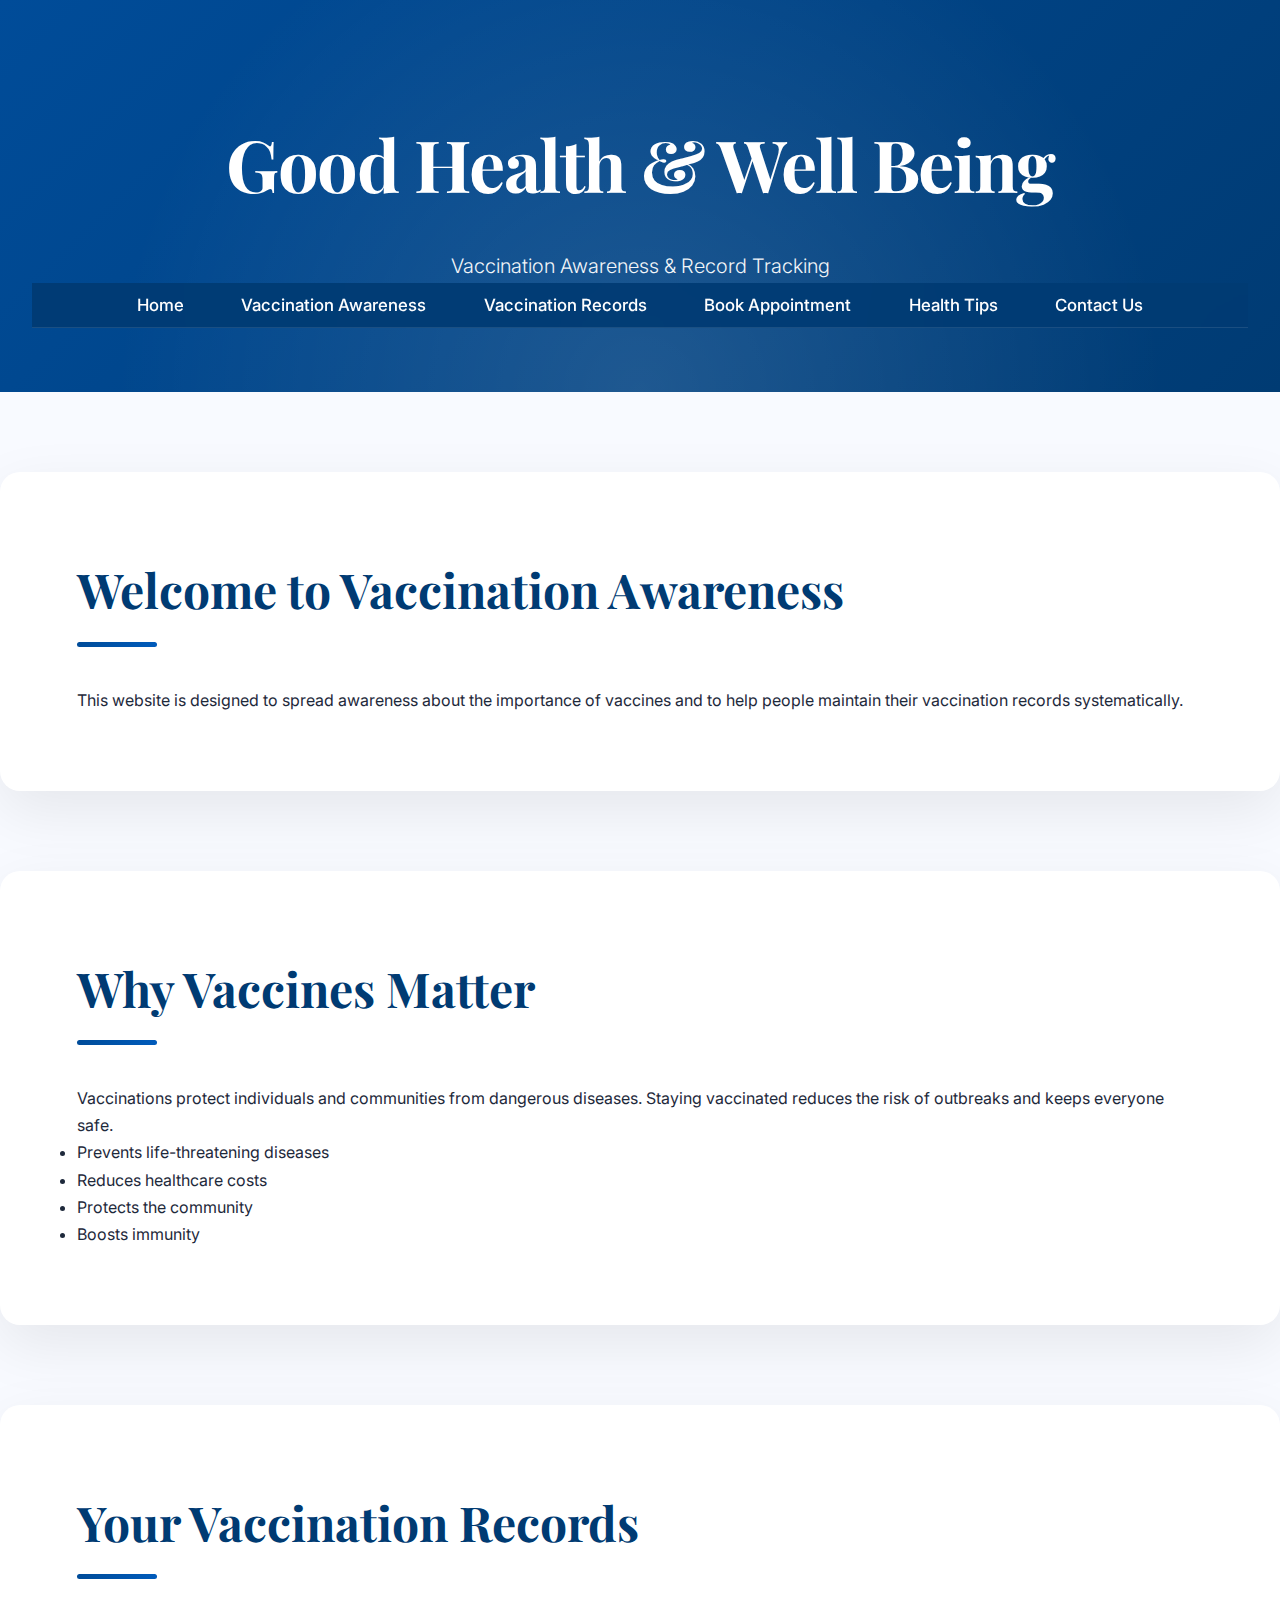
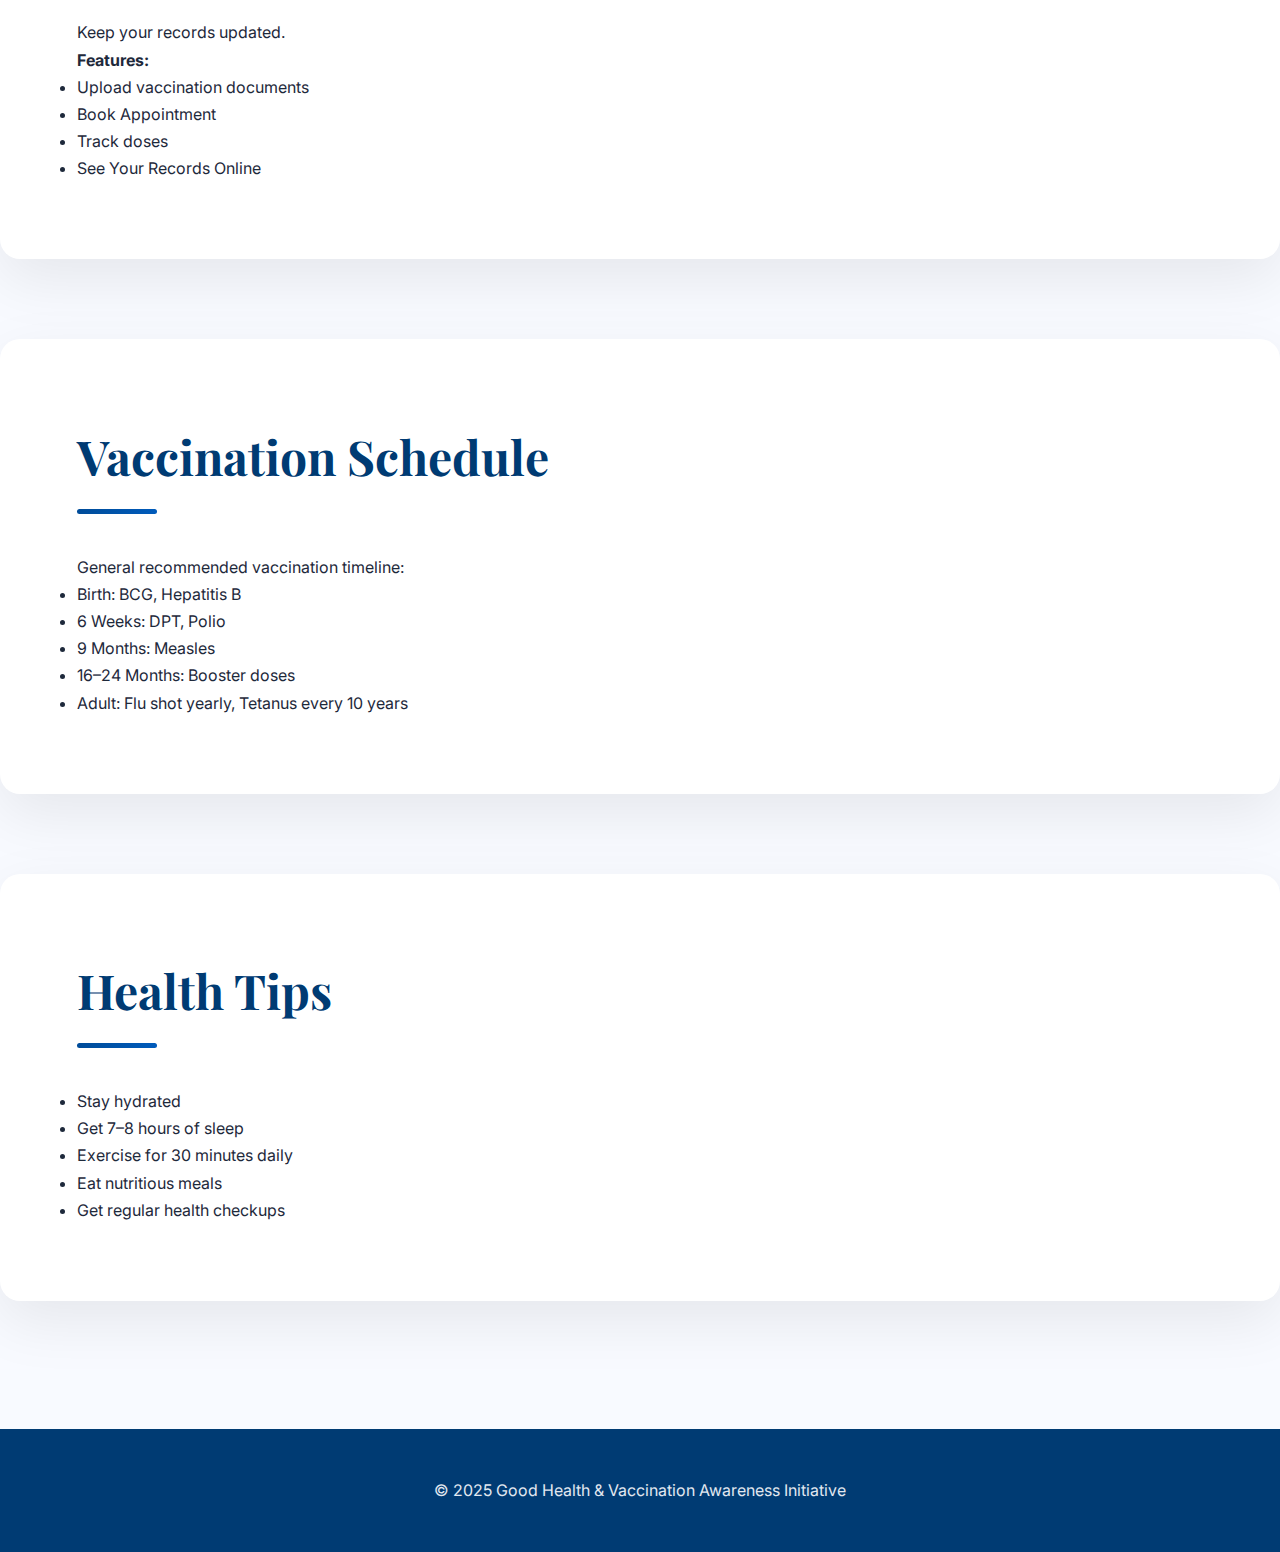
<file: index.html>
<!DOCTYPE html>
<html lang="en">
<head>
  <meta charset="UTF-8">
  <meta name="viewport" content="width=device-width, initial-scale=1.0">
  <title>Good Health & Well Being - Vaccination Awareness</title>
  <link href="https://fonts.googleapis.com/css2?family=Roboto:wght@400;700&display=swap" rel="stylesheet">
  <link rel="stylesheet" href="style.css">
</head>
<body>

<header class="headall">
  <h1>Good Health & Well Being</h1>
  <p>Vaccination Awareness & Record Tracking</p>
  <nav>
    <ul>
  <li><a href="index.html">Home</a></li>
  <li><a href="aware.html">Vaccination Awareness</a></li>
  <li><a href="records.html">Vaccination Records</a></li>
  <li><a href="appointment.html">Book Appointment</a></li>
  <li><a href="heathtips.html">Health Tips</a></li>
  <li><a href="contactus.html">Contact Us</a></li>
    </ul>
</nav>
</header>



<section id="home">
  <h2>Welcome to Vaccination Awareness</h2>
  <p>This website is designed to spread awareness about the importance of vaccines and to help people maintain their vaccination records systematically.</p>
</section>

<section id="awareness">
  <h2>Why Vaccines Matter</h2>
  <p>Vaccinations protect individuals and communities from dangerous diseases. Staying vaccinated reduces the risk of outbreaks and keeps everyone safe.</p>
  <ul>
    <li>Prevents life-threatening diseases</li>
    <li>Reduces healthcare costs</li>
    <li>Protects the community</li>
    <li>Boosts immunity</li>
  </ul>
</section>

<section id="records">
  <h2>Your Vaccination Records</h2>
  <p>Keep your records updated.</p>
  <p><strong>Features:</strong></p>
  <ul>
    <li>Upload vaccination documents</li>
    <li>Book Appointment</li>
    <li>Track doses</li>
    <li>See Your Records Online</li>
  </ul>
</section>

<section id="schedule">
  <h2>Vaccination Schedule</h2>
  <p>General recommended vaccination timeline:</p>
  <ul>
    <li>Birth: BCG, Hepatitis B</li>
    <li>6 Weeks: DPT, Polio</li>
    <li>9 Months: Measles</li>
    <li>16–24 Months: Booster doses</li>
    <li>Adult: Flu shot yearly, Tetanus every 10 years</li>
  </ul>
</section>

<section id="tips">
  <h2>Health Tips</h2>
  <ul>
    <li>Stay hydrated</li>
    <li>Get 7–8 hours of sleep</li>
    <li>Exercise for 30 minutes daily</li>
    <li>Eat nutritious meals</li>
    <li>Get regular health checkups</li>
  </ul>
</section>

<footer>
  <p>© 2025 Good Health & Vaccination Awareness Initiative</p>
</footer>

</body>
</html>
</file>
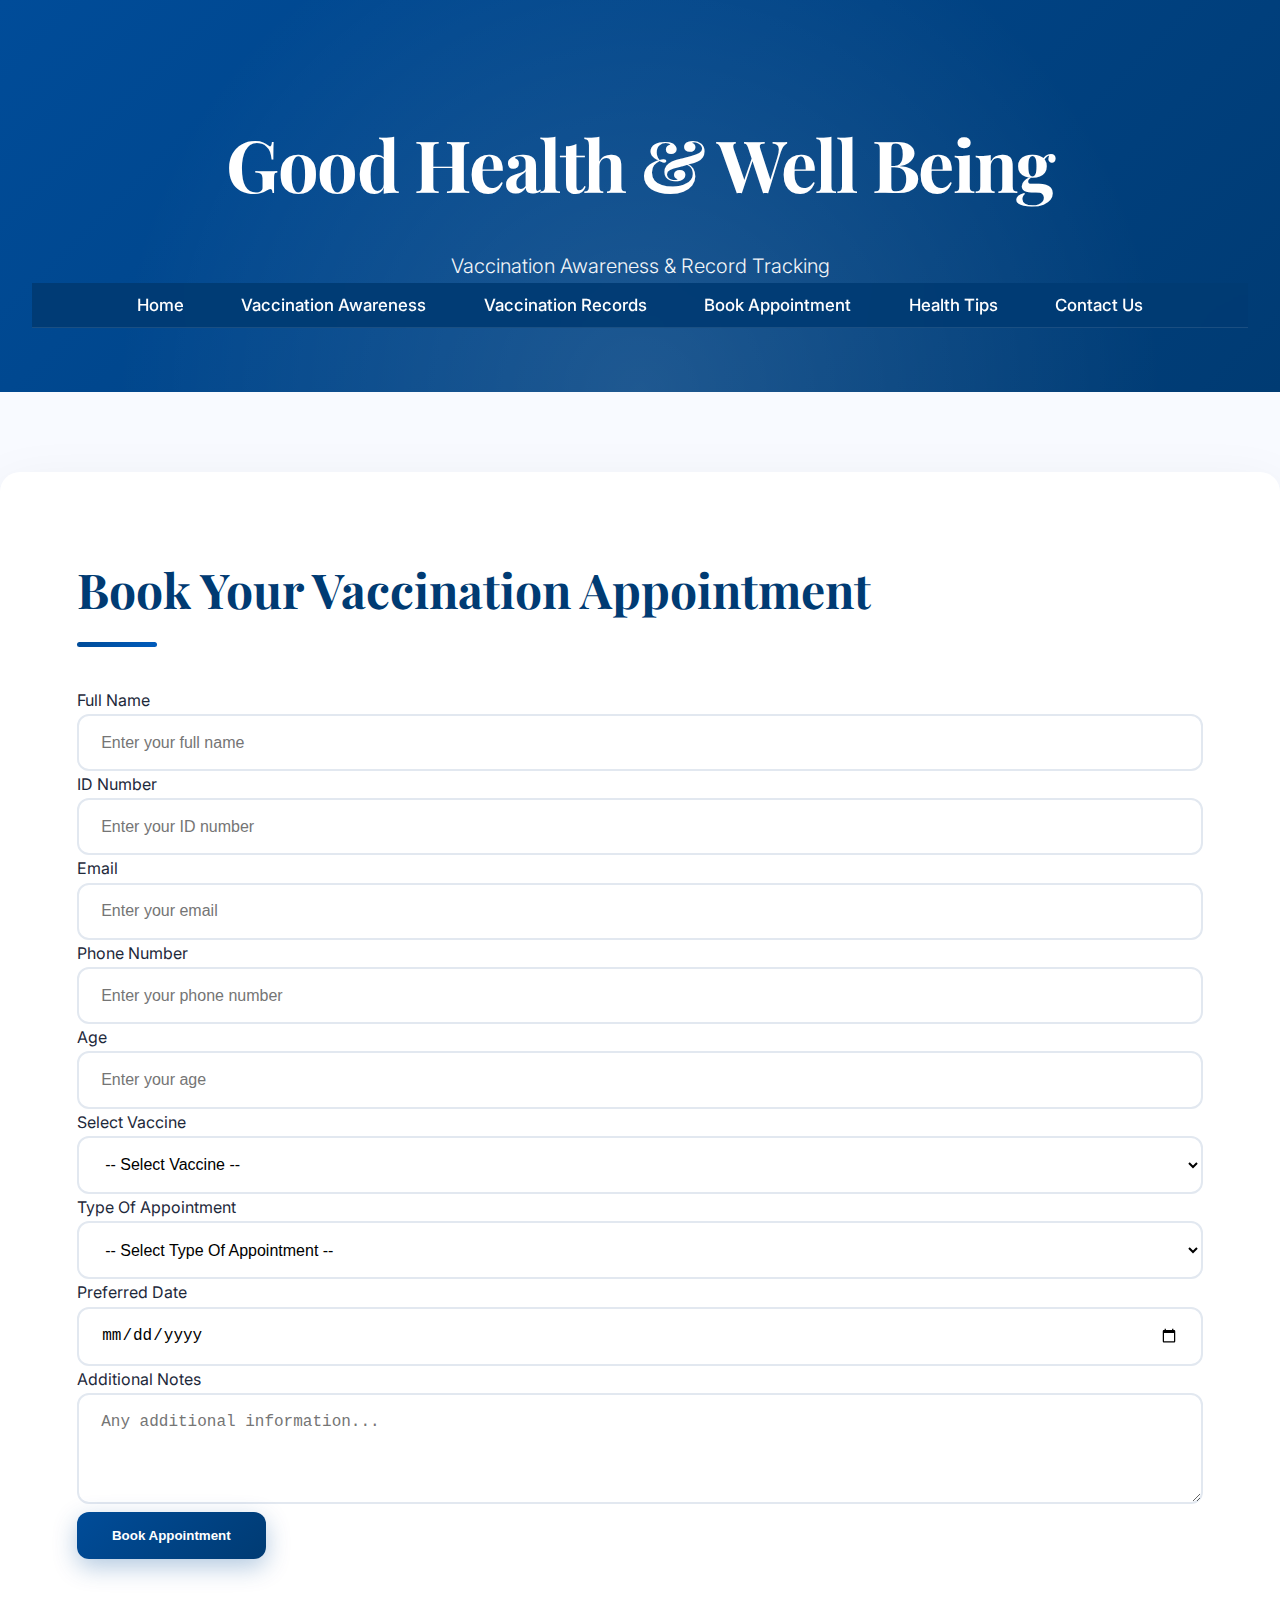
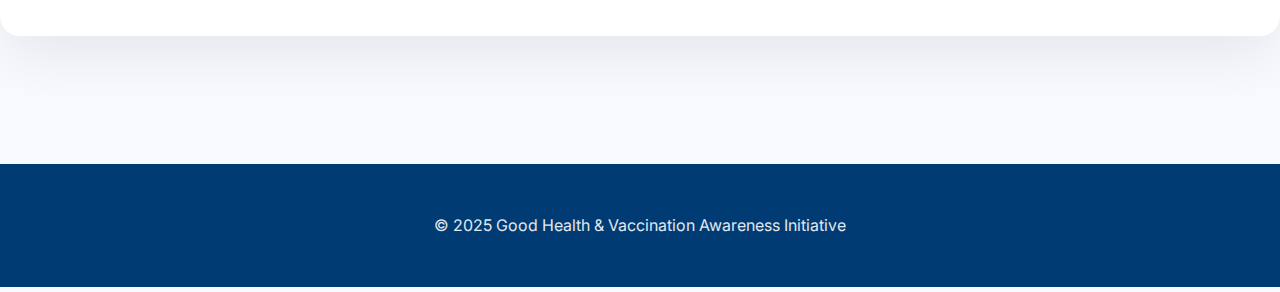
<file: appointment.html>
<!DOCTYPE html>
<html lang="en">
<head>
<meta charset="UTF-8">
<meta name="viewport" content="width=device-width, initial-scale=1.0">

<title>Vaccination Appointment</title>
<link rel="stylesheet" href="style.css">
</head>
<body>

<header class="headall">
  <h1>Good Health & Well Being</h1>
  <p>Vaccination Awareness & Record Tracking</p>
  <nav>
    <ul>
  <li><a href="index.html">Home</a></li>
  <li><a href="aware.html">Vaccination Awareness</a></li>
  <li><a href="records.html">Vaccination Records</a></li>
  <li><a href="appointment.html">Book Appointment</a></li>
  <li><a href="heathtips.html">Health Tips</a></li>
  <li><a href="contactus.html">Contact Us</a></li>
    </ul>
</nav>
</header>

<div class="form-container">
<h2>Book Your Vaccination Appointment</h2>

<form id="appointmentForm">

<label>Full Name</label>
<input type="text" placeholder="Enter your full name" required id="name">

<label>ID Number</label>
<input type="id" placeholder="Enter your ID number" required id="id">

<label>Email</label>
<input type="email" placeholder="Enter your email" required id="email">

<label>Phone Number</label>
<input type="tel" placeholder="Enter your phone number" required id="phone">

<label>Age</label>
<input type="number" placeholder="Enter your age" required id="age">

<label>Select Vaccine</label>
<select required id="vaccine">
<option value="">-- Select Vaccine --</option>
<option>COVID-19</option>
<option>Hepatitis B</option>
<option>Polio</option>
<option>MMR</option>
<option>Tetanus</option>
</select>

<label>Type Of Appointment</label>
<select required id="typeappoint">
<option value="">-- Select Type Of Appointment --</option>
<option>1st Appointment</option>
<option>Follow Up Appointment</option>
</select>

<label>Preferred Date</label>
<input type="date" required id="date">

<label>Additional Notes</label>
<textarea rows="4" placeholder="Any additional information..." id="notes"></textarea>

<button type="submit">Book Appointment</button>
</form>
</div>

<footer>
<p>© 2025 Good Health & Vaccination Awareness Initiative</p>
</footer>

<script>
document.getElementById("appointmentForm").addEventListener("submit", function(e){
    e.preventDefault();

    let data = {
        name: document.getElementById("name").value,
        email: document.getElementById("email").value,
        phone: document.getElementById("phone").value,
        age: document.getElementById("age").value,  
        vaccine: document.getElementById("vaccine").value,
        date: document.getElementById("date").value,
        id: document.getElementById("id").value,
        typeofappointment : document.getElementById("typeappoint").value,
        notes: document.getElementById("notes").value  
    };

    fetch("https://script.google.com/macros/s/AKfycbxUj3bwv6eHWysc_Nz72OwbQZSV9Spacb7CvYHVHiBDiCMHuWOOVboLQZjmRLW-190ouw/exec",{
        method: "POST",
        mode: "no-cors",
        headers: { "Content-Type": "application/json" },
        body: JSON.stringify(data)
    })
    .then(() => {
        alert("Appointment Booked Succesfully");
        document.getElementById("appointmentForm").reset();
    })
    .catch(err => {
        alert("Error: " + err);
    });
});
</script>

</body>
</html>
</file>
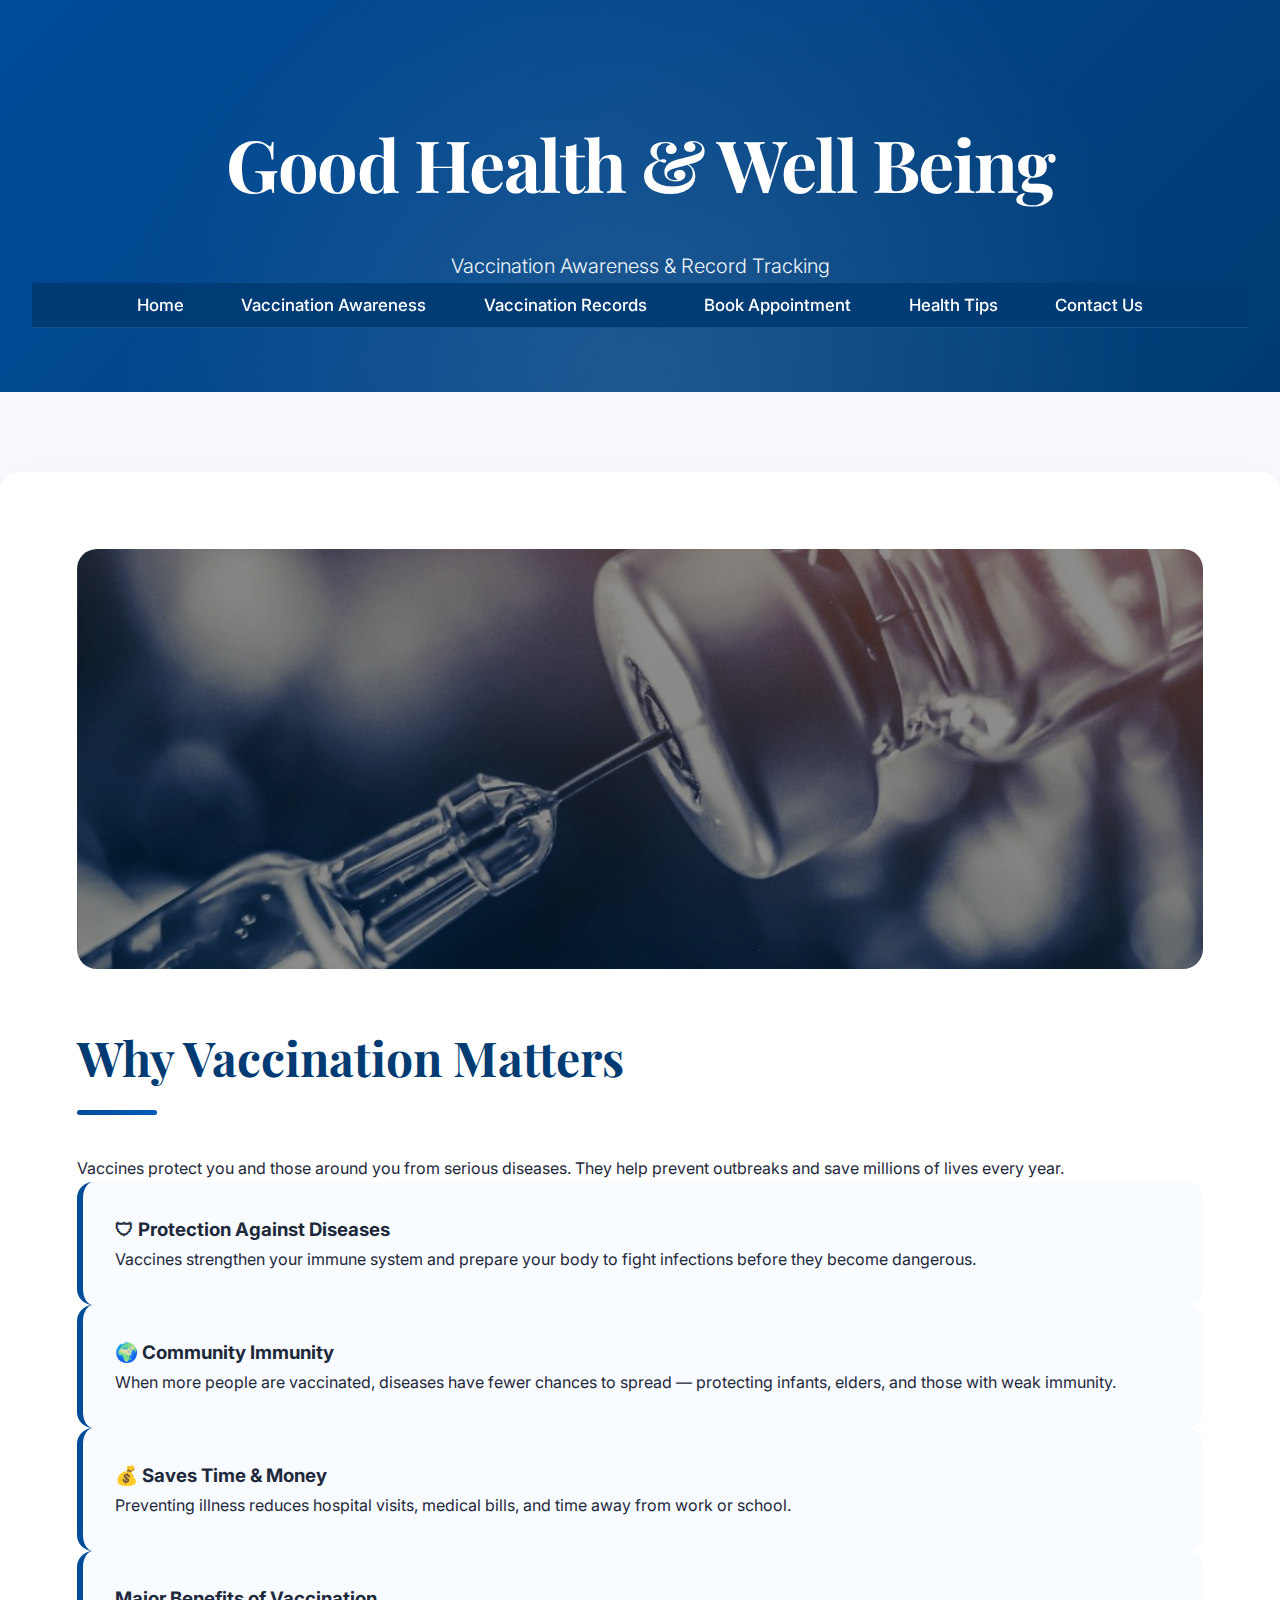
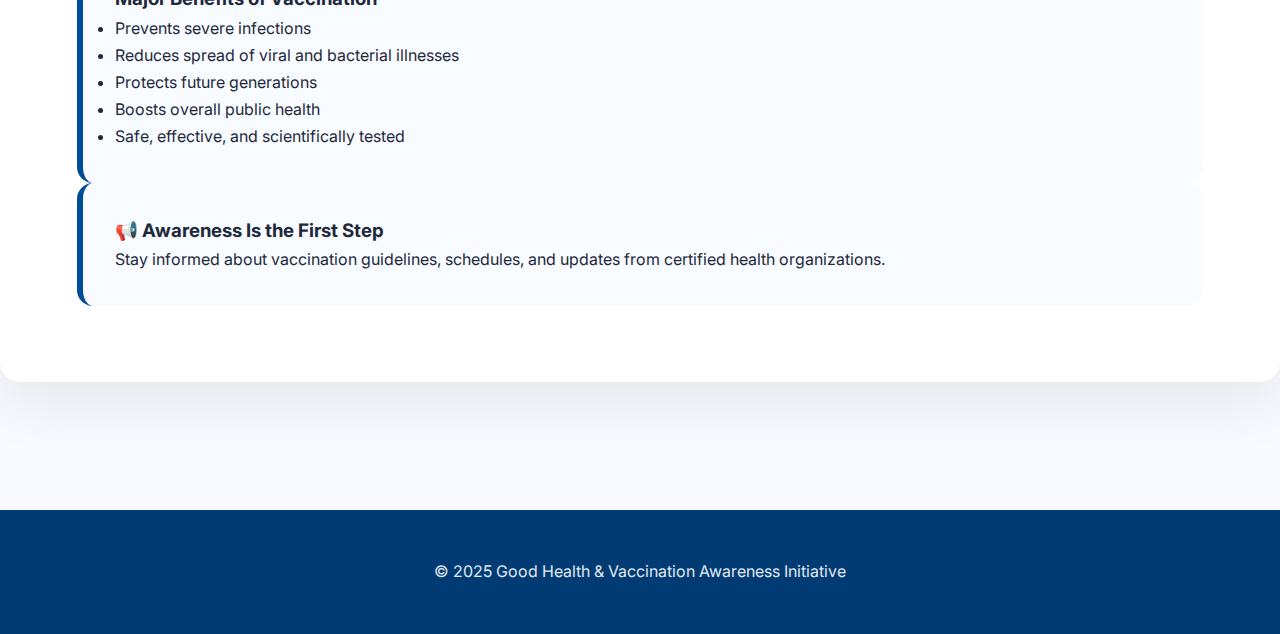
<file: aware.html>
<!DOCTYPE html>
<html lang="en">
<head>
  <meta charset="UTF-8">
  <meta name="viewport" content="width=device-width, initial-scale=1.0">
  
  <title>Vaccination Awareness</title>
  <link rel="stylesheet" href="style.css">
</head>
<body>



<header class="headall">
  <h1>Good Health & Well Being</h1>
  <p>Vaccination Awareness & Record Tracking</p>
  <nav>
    <ul>
  <li><a href="index.html">Home</a></li>
  <li><a href="aware.html">Vaccination Awareness</a></li>
  <li><a href="records.html">Vaccination Records</a></li>
  <li><a href="appointment.html">Book Appointment</a></li>
  <li><a href="heathtips.html">Health Tips</a></li>
  <li><a href="contactus.html">Contact Us</a></li>
    </ul>
</nav>
</header>

<div class="awareness-container">

  <div class="image-banner"></div>

  <h2>Why Vaccination Matters</h2>
  <p>Vaccines protect you and those around you from serious diseases. They help prevent outbreaks and save millions of lives every year.</p>

  <div class="info-box">
    <h3>🛡 Protection Against Diseases</h3>
    <p>Vaccines strengthen your immune system and prepare your body to fight infections before they become dangerous.</p>
  </div>

  <div class="info-box">
    <h3>🌍 Community Immunity</h3>
    <p>When more people are vaccinated, diseases have fewer chances to spread — protecting infants, elders, and those with weak immunity.</p>
  </div>

  <div class="info-box">
    <h3>💰 Saves Time & Money</h3>
    <p>Preventing illness reduces hospital visits, medical bills, and time away from work or school.</p>
  </div>

  <div class="benefits-list">
    <h3>Major Benefits of Vaccination</h3>
    <ul>
      <li>Prevents severe infections</li>
      <li>Reduces spread of viral and bacterial illnesses</li>
      <li>Protects future generations</li>
      <li>Boosts overall public health</li>
      <li>Safe, effective, and scientifically tested</li>
    </ul>
  </div>

  <div class="info-box">
    <h3>📢 Awareness Is the First Step</h3>
    <p>Stay informed about vaccination guidelines, schedules, and updates from certified health organizations.</p>
  </div>

</div>

<footer>
  <p>© 2025 Good Health & Vaccination Awareness Initiative</p>
</footer>

</body>
</html>
</file>
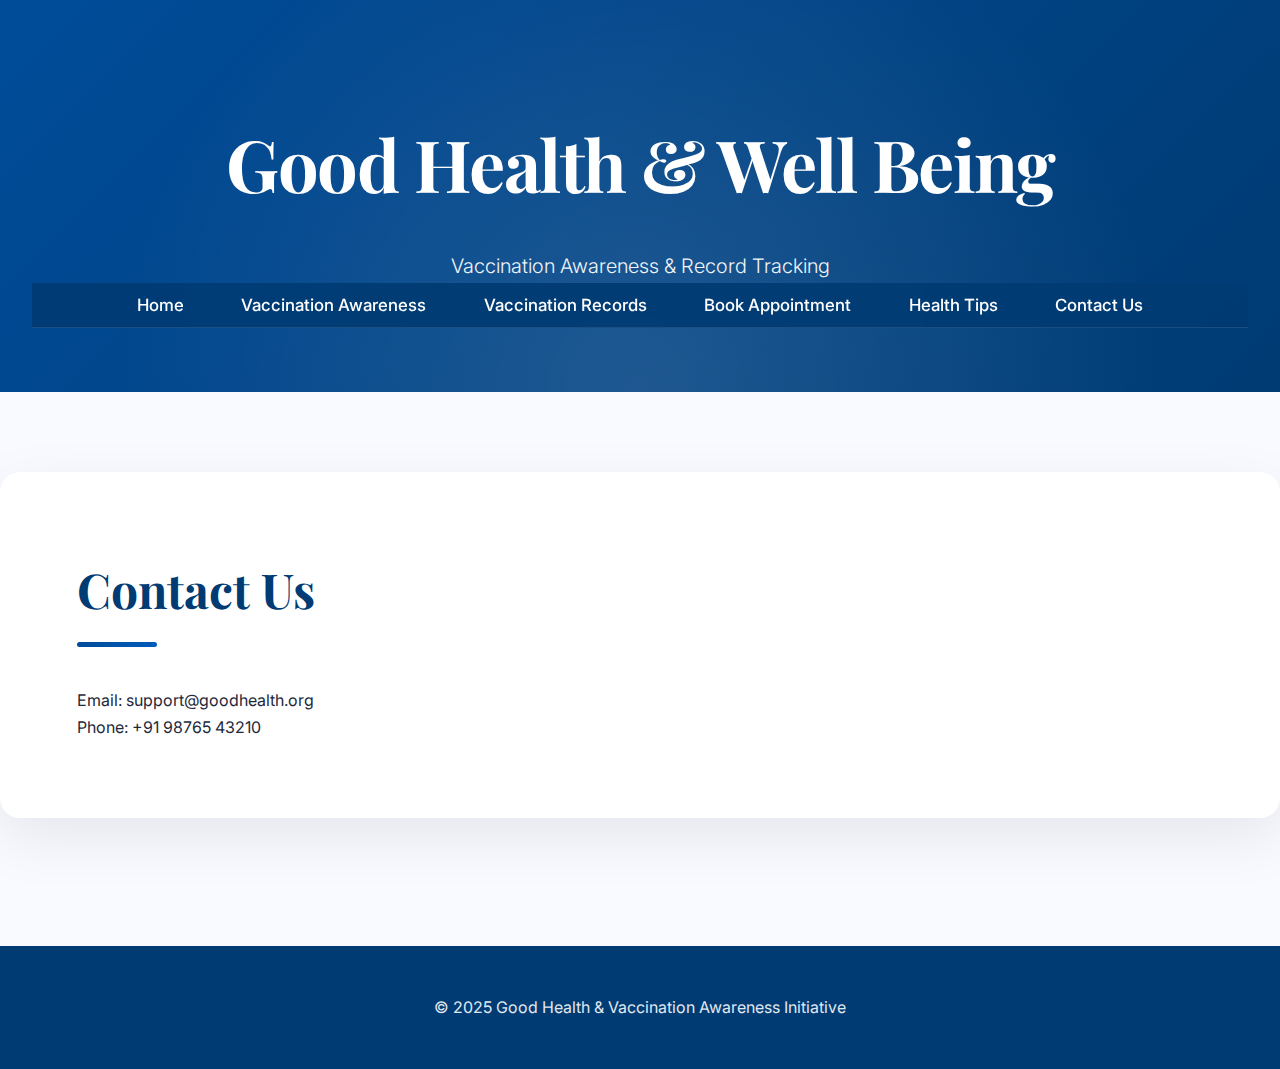
<file: contactus.html>
<!DOCTYPE html>
<html lang="en">
<head>
  <meta charset="UTF-8">
  <meta name="viewport" content="width=device-width, initial-scale=1.0">
  
  <title>Good Health & Well Being - Vaccination Awareness</title>
  <link rel="stylesheet" href="style.css">
</head>
<body>
<header class="headall">
  <h1>Good Health & Well Being</h1>
  <p>Vaccination Awareness & Record Tracking</p>
  <nav>
    <ul>
  <li><a href="index.html">Home</a></li>
  <li><a href="aware.html">Vaccination Awareness</a></li>
  <li><a href="records.html">Vaccination Records</a></li>
  <li><a href="appointment.html">Book Appointment</a></li>
  <li><a href="heathtips.html">Health Tips</a></li>
  <li><a href="contactus.html">Contact Us</a></li>
    </ul>
</nav>
</header>



<section id="contact">
  <h2>Contact Us</h2>
  <p>Email: support@goodhealth.org</p>
  <p>Phone: +91 98765 43210</p>
</section>

<footer>
  <p>© 2025 Good Health & Vaccination Awareness Initiative</p>
</footer>
</body>
</file>
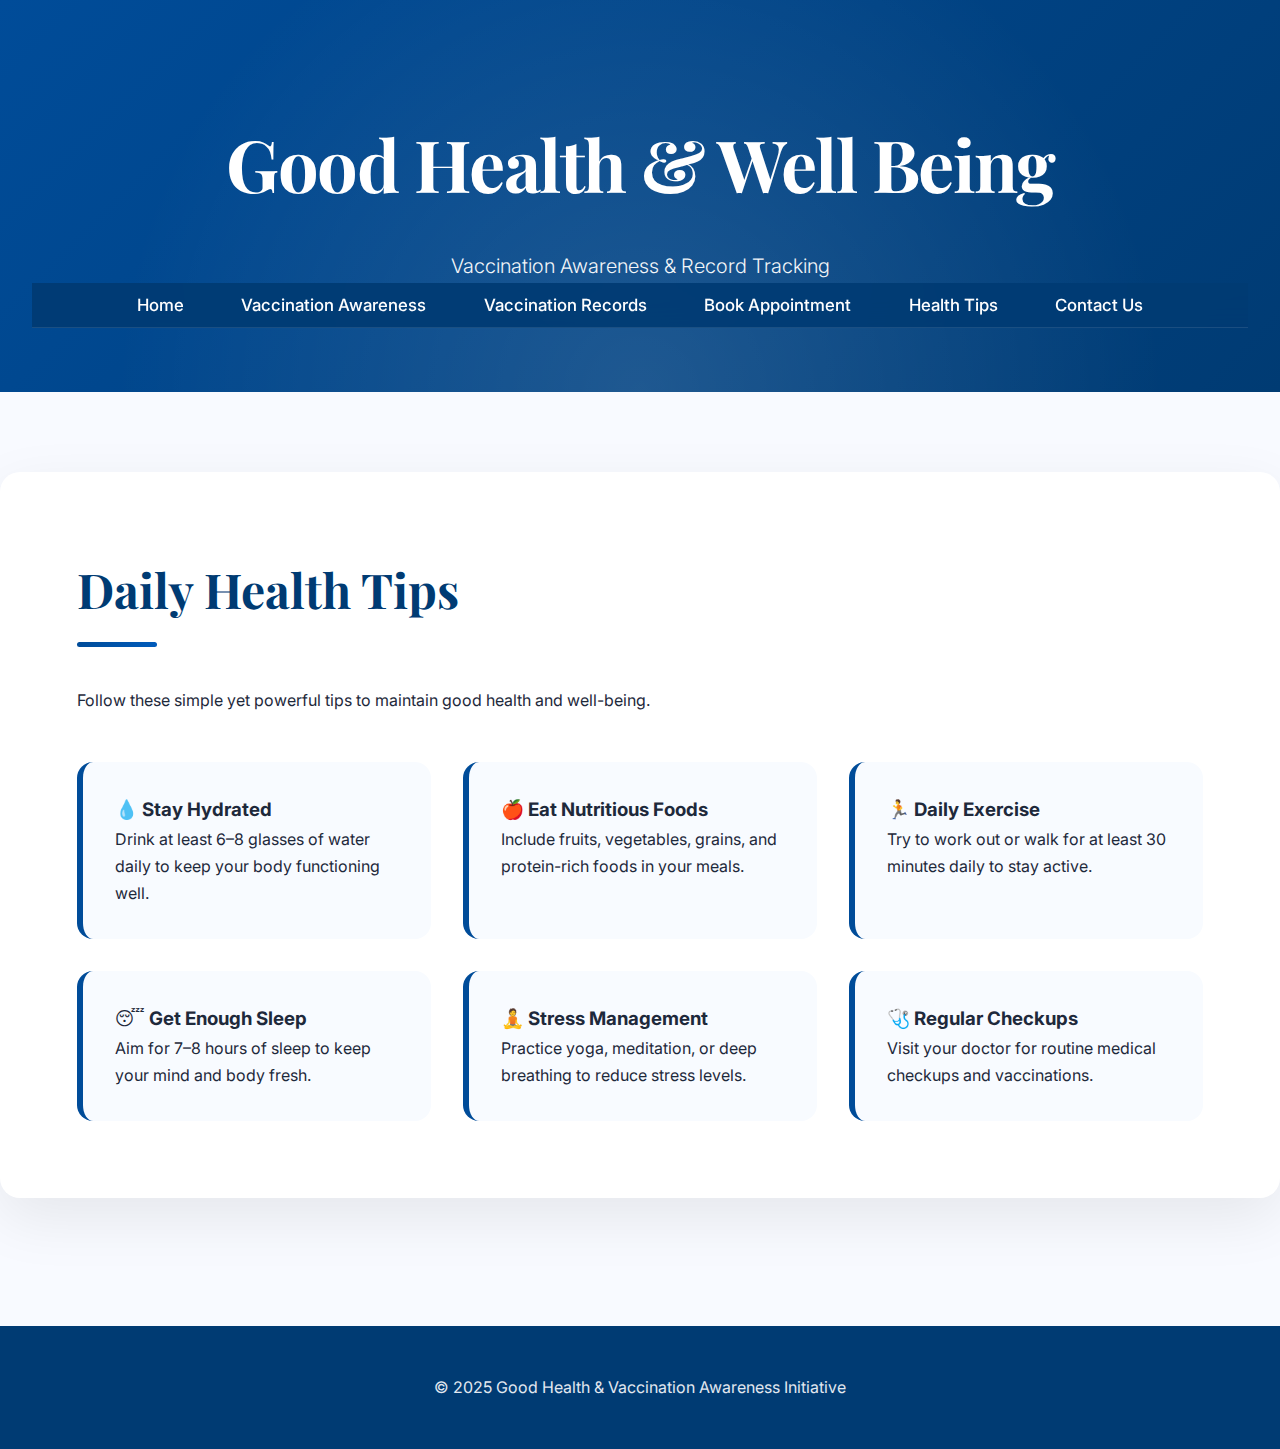
<file: heathtips.html>
<!DOCTYPE html>
<html lang="en">
<head>
  <meta charset="UTF-8">
  <meta name="viewport" content="width=device-width, initial-scale=1.0">
  
  <title>Health Tips</title>
  <link rel="stylesheet" href="style.css">
</head>
<body>

<header class="headall">
  <h1>Good Health & Well Being</h1>
  <p>Vaccination Awareness & Record Tracking</p>
  <nav>
    <ul>
  <li><a href="index.html">Home</a></li>
  <li><a href="aware.html">Vaccination Awareness</a></li>
  <li><a href="records.html">Vaccination Records</a></li>
  <li><a href="appointment.html">Book Appointment</a></li>
  <li><a href="heathtips.html">Health Tips</a></li>
  <li><a href="contactus.html">Contact Us</a></li>
    </ul>
</nav>
</header>


<div class="tips-container">
  <h2>Daily Health Tips</h2>
  <p>Follow these simple yet powerful tips to maintain good health and well-being.</p>

  <div class="tips-grid">

    <div class="tip-box">
      <h3>💧 Stay Hydrated</h3>
      <p>Drink at least 6–8 glasses of water daily to keep your body functioning well.</p>
    </div>

    <div class="tip-box">
      <h3>🍎 Eat Nutritious Foods</h3>
      <p>Include fruits, vegetables, grains, and protein-rich foods in your meals.</p>
    </div>

    <div class="tip-box">
      <h3>🏃 Daily Exercise</h3>
      <p>Try to work out or walk for at least 30 minutes daily to stay active.</p>
    </div>

    <div class="tip-box">
      <h3>😴 Get Enough Sleep</h3>
      <p>Aim for 7–8 hours of sleep to keep your mind and body fresh.</p>
    </div>

    <div class="tip-box">
      <h3>🧘 Stress Management</h3>
      <p>Practice yoga, meditation, or deep breathing to reduce stress levels.</p>
    </div>

    <div class="tip-box">
      <h3>🩺 Regular Checkups</h3>
      <p>Visit your doctor for routine medical checkups and vaccinations.</p>
    </div>

  </div>
</div>

<footer>
  <p>© 2025 Good Health & Vaccination Awareness Initiative</p>
</footer>

</body>
</html>
</file>
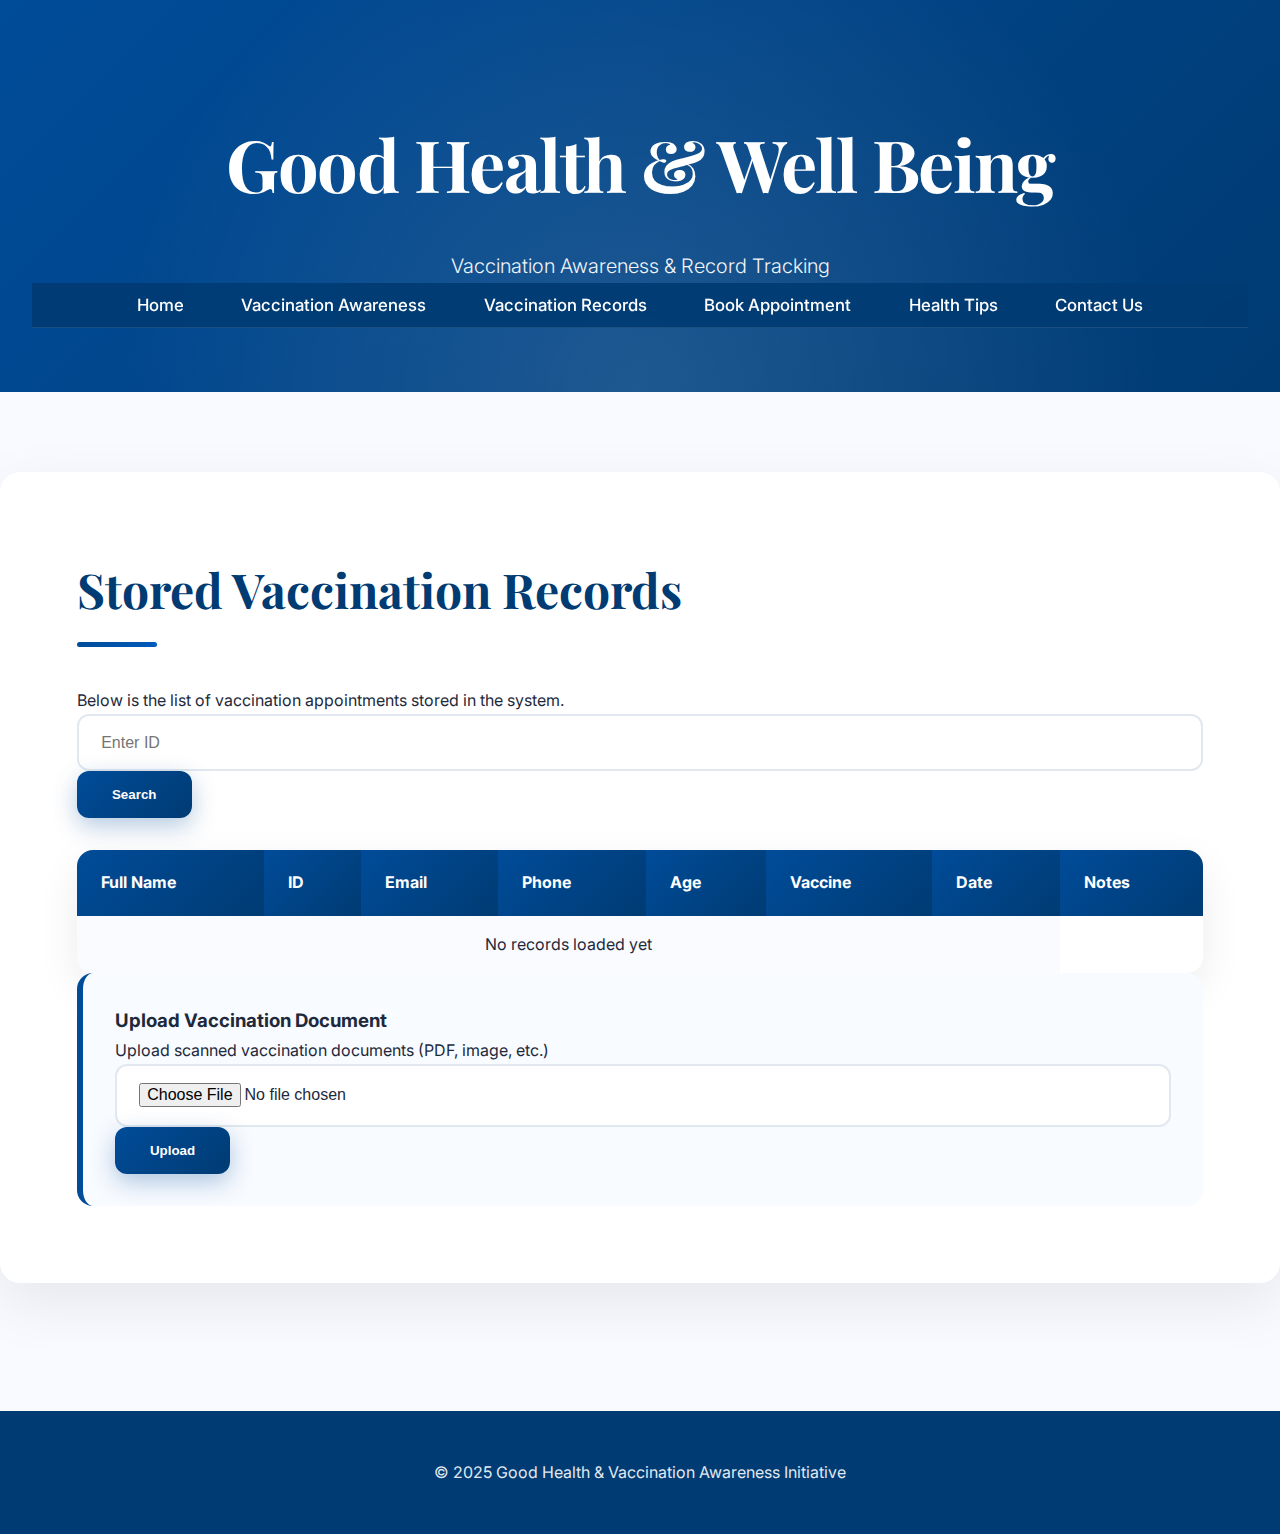
<file: records.html>
<!DOCTYPE html>
<html lang="en">
<head>
<meta charset="UTF-8">
<meta name="viewport" content="width=device-width, initial-scale=1.0">
<link href="https://fonts.googleapis.com/css2?family=Roboto:wght@400;700&display=swap" rel="stylesheet">
<title>Vaccination Records</title>
<link rel="stylesheet" href="style.css">
</head>
<body>

<header class="headall">
  <h1>Good Health & Well Being</h1>
  <p>Vaccination Awareness & Record Tracking</p>
  <nav>
    <ul>
  <li><a href="index.html">Home</a></li>
  <li><a href="aware.html">Vaccination Awareness</a></li>
  <li><a href="records.html">Vaccination Records</a></li>
  <li><a href="appointment.html">Book Appointment</a></li>
  <li><a href="heathtips.html">Health Tips</a></li>
  <li><a href="contactus.html">Contact Us</a></li>
    </ul>
</nav>
</header>

<div class="records-container">
  <h2>Stored Vaccination Records</h2>
  <p>Below is the list of vaccination appointments stored in the system.</p>

<div class="search-box">
  <input type="text" id="searchId" placeholder="Enter ID">
  <button id="searchBtn">Search</button>
</div>


  <table>
    <thead>
      <tr>
        <th>Full Name</th>
        <th>ID</th>
        <th>Email</th>
        <th>Phone</th>
        <th>Age</th>
        <th>Vaccine</th>
        <th>Date</th>
        <th>Notes</th>
      </tr>
    </thead>
    <tbody id="recordsTable">
      
      <tr>
        <td colspan="7" style="text-align:center; padding:15px;">No records loaded yet</td>
      </tr>
    </tbody>
  </table>

  <div class="upload-box">
    <h3>Upload Vaccination Document</h3>
    <p>Upload scanned vaccination documents (PDF, image, etc.)</p>
    <input type="file" accept=".pdf, .jpg, .png">
    <button>Upload</button>
  </div>
</div>

<script>
const WEB_APP_URL = "https://script.google.com/macros/s/AKfycbxCm0H4NIopeDgENsVegxX7licMdFpM5m7bnuxcxGPnhgtfiu5QK9QppQSS4klS57gM/exec";  // Replace after deploying script

let allRecords = [];

async function fetchAllRecords() {
  try {
    const res = await fetch("https://script.google.com/macros/s/AKfycbxCm0H4NIopeDgENsVegxX7licMdFpM5m7bnuxcxGPnhgtfiu5QK9QppQSS4klS57gM/exec?action=getRecords");
    allRecords = await res.json();
  } catch (err) {
    console.error("Load error:", err);
  }
}

function renderRows(rows) {
  const table = document.getElementById("recordsTable");
  table.innerHTML = "";

  if (rows.length === 0) {
    table.innerHTML = `<tr><td colspan="8" style="text-align:center;padding:15px;">No record found</td></tr>`;
    return;
  }

  rows.forEach(r => {
    const tr = document.createElement("tr");
    tr.innerHTML = `
      <td>${r.name}</td>
      <td>${r.id}</td>
      <td>${r.email}</td>
      <td>${r.phone}</td>
      <td>${r.age}</td>
      <td>${r.vaccine} ${r.vaccinationTaken === "Yes" ? "✔" : "✘"}</td>
      <td>${r.date}</td>
      <td>${r.notes}</td>
    `;
    table.appendChild(tr);
  });
}

function searchById() {
  const id = document.getElementById("searchId").value.trim();
  const result = allRecords.filter(r => String(r.id).trim() === id);
  renderRows(result);
}

function uploadDocument() {
  const id = document.getElementById("searchId").value.trim();
  const fileInput = document.getElementById("fileInput");
  const file = fileInput.files[0];

  if (!id) return alert("Enter your ID first");
  if (!file) return alert("Select a file first");

  const reader = new FileReader();
  reader.onload = async e => {
    const base64 = e.target.result.split(",")[1];

    const payload = {
      action: "uploadDocument",
      id: id,
      filename: file.name,
      mime: file.type,
      base64: base64
    };

    const res = await fetch(WEB_APP_URL, {
      method: "POST",
      headers: {"Content-Type": "application/json"},
      body: JSON.stringify(payload)
    });

    alert(await res.text());
    await fetchAllRecords();
    searchById();
  };

  reader.readAsDataURL(file);
}

window.onload = () => {
  fetchAllRecords();
  document.getElementById("searchBtn").onclick = searchById;
  document.getElementById("uploadBtn").onclick = uploadDocument;
};
</script>

<footer>
  <p>© 2025 Good Health & Vaccination Awareness Initiative</p>
</footer>

</body>
</html>
</file>
<file: style.css>
@import url('https://fonts.googleapis.com/css2?family=Inter:wght@300;400;500;600;700&family=Playfair+Display:wght@600;700&display=swap');

/* === CORE & ADVANCED SETUP === */
*, *::before, *::after { box-sizing: border-box; }
* { margin: 0; padding: 0; }

html {
  scroll-behavior: smooth;
  font-size: 100%;
}

body {
  font-family: 'Inter', system-ui, sans-serif;
  background: #f8faff;
  color: #1e293b;
  line-height: 1.7;
  font-weight: 400;
  min-height: 100dvh;
  background-attachment: fixed;
  transition: background 0.5s ease, color 0.5s ease;
}

/* === CONTAINER & SPACING SYSTEM === */
.container {
  width: min(100% - 4rem, 1280px);
  margin-inline: auto;
}

/* === HEADER === */
header {
  background: linear-gradient(135deg, #004c99 0%, #003b73 100%);
  color: #fff;
  text-align: center;
  padding: clamp(4rem, 8vw, 7rem) 2rem 4rem;
  position: relative;
  overflow: hidden;
}

header::before {
  content: '';
  position: absolute;
  inset: 0;
  background: radial-gradient(circle at 50% 100%, rgba(255,255,255,0.12) 0%, transparent 70%);
  pointer-events: none;
}

header h1 {
  font-family: 'Playfair Display', serif;
  font-size: clamp(2.8rem, 6vw, 4.5rem);
  font-weight: 700;
  letter-spacing: -1.5px;
  animation: fadeInDown 1s ease-out;
}

header p {
  font-size: 1.25rem;
  font-weight: 300;
  opacity: 0.95;
  max-width: 640px;
  margin: 1.5rem auto 0;
  animation: fadeInUp 1s ease-out 0.3s backwards;
}

/* === STICKY NAV WITH GLASS EFFECT ON SCROLL === */
nav {
  background: rgba(0, 59, 115, 0.92);
  backdrop-filter: blur(12px);
  -webkit-backdrop-filter: blur(12px);
  position: sticky;
  top: 0;
  z-index: 1000;
  border-bottom: 1px solid rgba(255,255,255,0.1);
  transition: all 0.4s cubic-bezier(0.4, 0, 0.2, 1);
}

nav.scrolled {
  background: rgba(0, 59, 115, 0.98);
  box-shadow: 0 10px 30px rgba(0,0,0,0.15);
}

nav ul {
  display: flex;
  justify-content: center;
  flex-wrap: wrap;
  list-style: none;
  padding: 0.5rem 0;
}

nav a {
  color: #fff;
  text-decoration: none;
  padding: 1rem 1.8rem;
  font-weight: 500;
  font-size: 1.05rem;
  position: relative;
  transition: all 0.35s ease;
}

nav a::after {
  content: '';
  position: absolute;
  bottom: 0.5rem;
  left: 50%;
  width: 0;
  height: 2px;
  background: #fff;
  transition: all 0.4s ease;
  transform: translateX(-50%);
}

nav a:hover::after { width: 50%; }
nav a:hover { transform: translateY(-2px); }

nav a.active {
  background: rgba(255,255,255,0.15);
  border-radius: 12px;
  font-weight: 600;
}

/* === SECTION & CARD BASE === */
section, .form-container, .records-container, .tips-container, .awareness-container {
  background: #ffffff;
  padding: clamp(3rem, 6vw, 5rem);
  margin: 5rem auto;
  border-radius: 20px;
  box-shadow: 0 20px 60px rgba(0,0,0,0.08);
  max-width: 1280px;
  animation: fadeInUp 0.9s ease-out;
  transition: all 0.4s cubic-bezier(0.4, 0, 0.2, 1);
}

section:hover, .form-container:hover {
  transform: translateY(-12px);
  box-shadow: 0 30px 80px rgba(0,0,0,0.14);
}

h2 {
  font-family: 'Playfair Display', serif;
  font-size: clamp(2.2rem, 5vw, 3rem);
  color: #003b73;
  margin-bottom: 2.5rem;
  position: relative;
  padding-bottom: 1rem;
}

h2::after {
  content: '';
  position: absolute;
  left: 0; bottom: 0;
  width: 80px;
  height: 5px;
  background: linear-gradient(90deg, #004c99, #005bbb);
  border-radius: 3px;
}

/* === GRID SYSTEMS === */
.grid, .tips-grid {
  display: grid;
  grid-template-columns: repeat(auto-fit, minmax(min(300px, 100%), 1fr));
  gap: 2rem;
  margin-top: 3rem;
}

/* CARDS & TIP BOXES */
.card, .tip-box, .info-box, .benefits-list, .upload-box {
  background: #f8fbff;
  padding: 2rem;
  border-radius: 16px;
  border-left: 6px solid #004c99;
  transition: all 0.5s cubic-bezier(0.34, 1.56, 0.64, 1); /* Bounce effect */
  position: relative;
  overflow: hidden;
}

.card::before, .tip-box::before {
  content: '';
  position: absolute;
  top: 0; left: 0; right: 0; bottom: 0;
  background: linear-gradient(135deg, rgba(0,76,153,0.05), transparent);
  opacity: 0;
  transition: opacity 0.4s;
}

.card:hover, .tip-box:hover, .info-box:hover {
  transform: translateY(-16px) scale(1.02);
  box-shadow: 0 25px 60px rgba(0,76,153,0.18);
  background: #ffffff;
}

.card:hover::before, .tip-box:hover::before {
  opacity: 1;
}

/* === FORMS === */
input, select, textarea {
  width: 100%;
  padding: 1.1rem 1.4rem;
  border: 2px solid #e2e8f0;
  border-radius: 12px;
  font-size: 1rem;
  transition: all 0.3s ease;
  background: #fff;
}

input:focus-visible, select:focus-visible, textarea:focus-visible {
  outline: none;
  border-color: #004c99;
  box-shadow: 0 0 0 5px rgba(0,76,153,0.15);
  transform: scale(1.02);
}

/* === BUTTONS === */
.btn, button {
  background: linear-gradient(135deg, #004c99, #003b73);
  color: white;
  padding: 1rem 2.2rem;
  border: none;
  border-radius: 12px;
  font-weight: 600;
  cursor: pointer;
  transition: all 0.4s cubic-bezier(0.34, 1.56, 0.64, 1);
  box-shadow: 0 8px 25px rgba(0,76,153,0.3);
  position: relative;
  overflow: hidden;
}

.btn:hover, button:hover {
  transform: translateY(-5px) scale(1.05);
  box-shadow: 0 20px 40px rgba(0,76,153,0.4);
}

/* === TABLES === */
table {
  width: 100%;
  border-collapse: collapse;
  margin-top: 2rem;
  border-radius: 16px;
  overflow: hidden;
  box-shadow: 0 15px 40px rgba(0,0,0,0.08);
}

th {
  background: linear-gradient(135deg, #004c99, #003b73);
  color: white;
  padding: 1.2rem 1.5rem;
  text-align: left;
}

td {
  padding: 1.2rem 1.5rem;
  background: #fafbff;
  transition: background 0.3s ease;
}

tr:hover td {
  background: #eef4ff;
}

/* === IMAGE BANNER === */
.image-banner {
  height: 420px;
  border-radius: 20px;
  background: linear-gradient(rgba(0,0,0,0.45), rgba(0,0,0,0.45)), url('back.jpg') center/cover;
  margin-bottom: 3rem;
  position: relative;
  animation: fadeIn 1.5s ease-out;
}

/* === FOOTER === */
footer {
  background: #003b73;
  color: #e2e8f0;
  text-align: center;
  padding: 3rem 2rem;
  margin-top: 8rem;
  font-size: 1rem;
}

/* === ANIMATIONS === */
@keyframes fadeInDown {
  from { opacity: 0; transform: translateY(-40px); }
  to { opacity: 1; transform: translateY(0); }
}

@keyframes fadeInUp {
  from { opacity: 0; transform: translateY(40px); }
  to { opacity: 1; transform: translateY(0); }
}

@keyframes fadeIn {
  from { opacity: 0; }
  to { opacity: 1; }
}

/* === RESPONSIVE PERFECTION === */
@media (max-width: 768px) {
  .container { width: min(100% - 3rem, 100%); }
  nav ul { flex-direction: column; }
  nav a { padding: 1rem; text-align: center; }
  section { padding: 3rem 2rem; margin: 3rem auto; }
  table{display: flex;}
  th{display: flex;}
  td{display: flex;
  flex-direction: row;}
}
</file>
